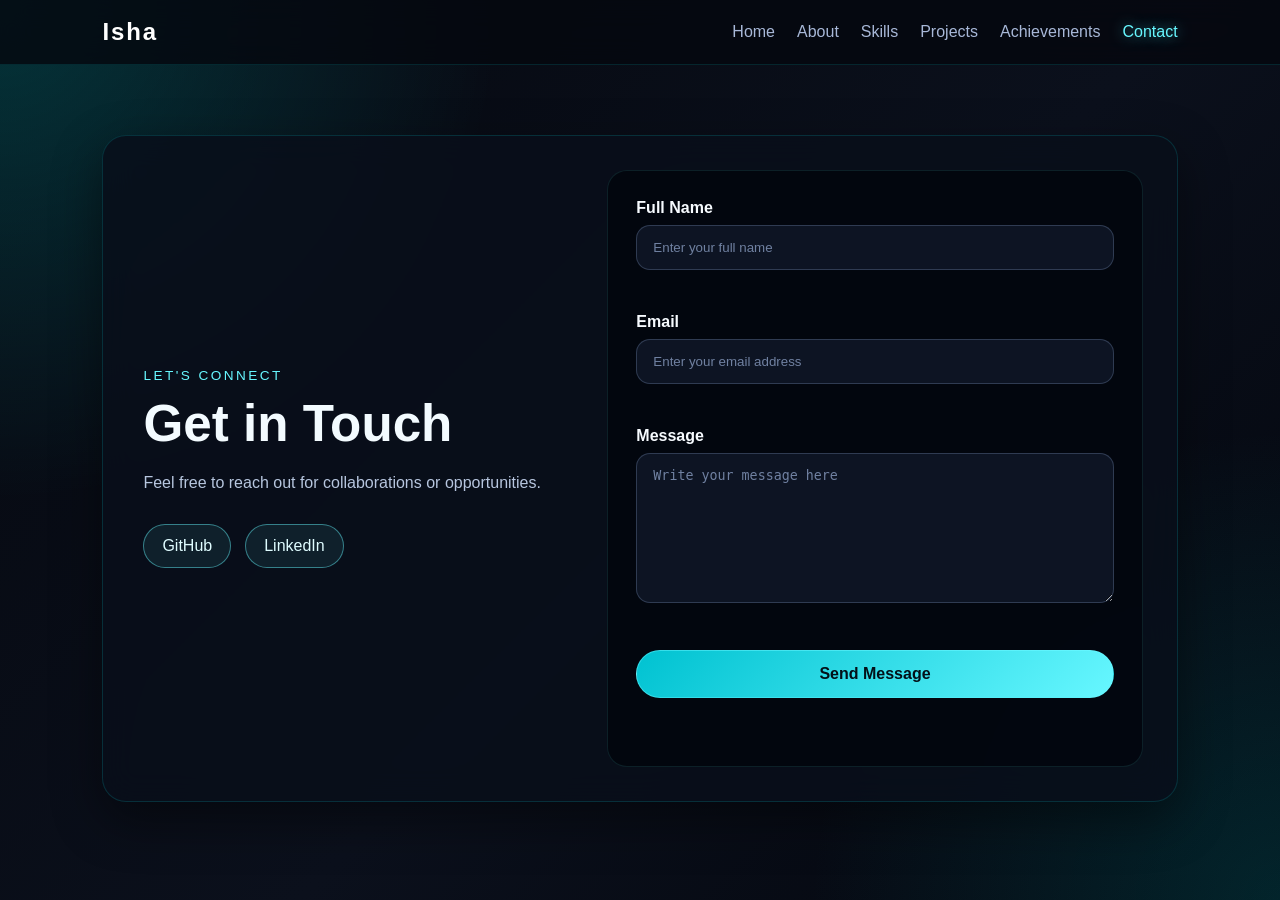
<file: contact.html>
<!doctype html>
<html lang="en">
  <head>
    <meta charset="UTF-8" />
    <meta name="viewport" content="width=device-width, initial-scale=1.0" />
    <title>Contact | Ishika's Portfolio</title>
    <link rel="stylesheet" href="contact.css" />
  </head>
  <body>
    <header class="navbar">
      <div class="logo">Isha</div>
      <nav>
        <ul>
          <li><a href="index.html">Home</a></li>
          <li><a href="about.html">About</a></li>
          <li><a href="skills.html">Skills</a></li>
          <li><a href="projects.html">Projects</a></li>
          <li><a href="achievements.html">Achievements</a></li>
          <li><a href="contact.html" class="active">Contact</a></li>
        </ul>
      </nav>
    </header>

    <main class="contact-page">
      <section class="contact-card">
        <div class="contact-copy">
          <p class="eyebrow">Let's connect</p>
          <h1>Get in Touch</h1>
          <p class="intro">
            Feel free to reach out for collaborations or opportunities.
          </p>

          <div class="social-links">
            <a href="https://github.com/ishikamokati30" target="_blank" rel="noreferrer">
              GitHub
            </a>
            <a
              href="https://www.linkedin.com/in/ishika-mokati-a423552a9/"
              target="_blank"
              rel="noreferrer"
            >
              LinkedIn
            </a>
          </div>
        </div>

        <form class="contact-form" id="contactForm" novalidate>
          <div class="form-group">
            <label for="fullName">Full Name</label>
            <input
              type="text"
              id="fullName"
              name="fullName"
              placeholder="Enter your full name"
              required
            />
            <small class="error-message"></small>
          </div>

          <div class="form-group">
            <label for="email">Email</label>
            <input
              type="email"
              id="email"
              name="email"
              placeholder="Enter your email address"
              required
            />
            <small class="error-message"></small>
          </div>

          <div class="form-group">
            <label for="message">Message</label>
            <textarea
              id="message"
              name="message"
              rows="6"
              placeholder="Write your message here"
              required
            ></textarea>
            <small class="error-message"></small>
          </div>

          <button type="submit" class="submit-btn">Send Message</button>
          <p class="success-message" id="successMessage" aria-live="polite"></p>
        </form>
      </section>
    </main>

    <script src="contact.js"></script>
  </body>
</html>
</file>
<file: contact.css>
* {
  box-sizing: border-box;
  margin: 0;
  padding: 0;
}

body {
  min-height: 100vh;
  font-family: "Segoe UI", Tahoma, Geneva, Verdana, sans-serif;
  background:
    radial-gradient(circle at top left, rgba(0, 255, 255, 0.18), transparent 32%),
    radial-gradient(circle at bottom right, rgba(0, 173, 181, 0.18), transparent 30%),
    linear-gradient(135deg, #05080f 0%, #0b101c 55%, #03060d 100%);
  color: #f3fbff;
}

.navbar {
  display: flex;
  justify-content: space-between;
  align-items: center;
  gap: 20px;
  padding: 18px 8%;
  background: rgba(5, 8, 15, 0.82);
  border-bottom: 1px solid rgba(0, 255, 255, 0.12);
  backdrop-filter: blur(14px);
}

.logo {
  font-size: 1.5rem;
  font-weight: 700;
  color: #ffffff;
  letter-spacing: 0.08em;
}

.navbar ul {
  display: flex;
  list-style: none;
  gap: 22px;
  flex-wrap: wrap;
}

.navbar a {
  color: #a8b8d8;
  text-decoration: none;
  transition: color 0.3s ease, text-shadow 0.3s ease;
}

.navbar a:hover,
.navbar a.active {
  color: #67f7ff;
  text-shadow: 0 0 14px rgba(103, 247, 255, 0.6);
}

.contact-page {
  min-height: calc(100vh - 78px);
  display: grid;
  place-items: center;
  padding: 48px 8% 64px;
}

.contact-card {
  width: min(1080px, 100%);
  display: grid;
  grid-template-columns: minmax(280px, 0.9fr) minmax(320px, 1.1fr);
  gap: 32px;
  padding: 34px;
  border: 1px solid rgba(0, 255, 255, 0.14);
  border-radius: 24px;
  background: rgba(9, 14, 26, 0.86);
  box-shadow: 0 18px 50px rgba(0, 0, 0, 0.45);
  backdrop-filter: blur(16px);
}

.contact-copy,
.contact-form {
  border-radius: 20px;
}

.contact-copy {
  padding: 18px 10px 18px 6px;
  align-self: center;
}

.eyebrow {
  color: #67f7ff;
  text-transform: uppercase;
  letter-spacing: 0.18em;
  font-size: 0.85rem;
  margin-bottom: 14px;
}

.contact-copy h1 {
  font-size: clamp(2.3rem, 4vw, 3.6rem);
  line-height: 1.05;
  margin-bottom: 18px;
}

.intro {
  max-width: 440px;
  color: #b7c6df;
  line-height: 1.7;
  margin-bottom: 28px;
}

.social-links {
  display: flex;
  gap: 14px;
  flex-wrap: wrap;
}

.social-links a,
.submit-btn {
  display: inline-flex;
  align-items: center;
  justify-content: center;
  border-radius: 999px;
  border: 1px solid rgba(103, 247, 255, 0.45);
  text-decoration: none;
  transition:
    transform 0.25s ease,
    box-shadow 0.25s ease,
    background-color 0.25s ease,
    color 0.25s ease;
}

.social-links a {
  padding: 12px 18px;
  color: #dffcff;
  background: rgba(103, 247, 255, 0.08);
}

.social-links a:hover,
.submit-btn:hover {
  transform: translateY(-2px);
  box-shadow: 0 0 22px rgba(103, 247, 255, 0.25);
}

.contact-form {
  padding: 28px;
  background: rgba(2, 6, 14, 0.78);
  border: 1px solid rgba(103, 247, 255, 0.1);
}

.form-group {
  margin-bottom: 18px;
}

.form-group label {
  display: inline-block;
  margin-bottom: 8px;
  color: #f7fbff;
  font-weight: 600;
}

.form-group input,
.form-group textarea {
  width: 100%;
  padding: 14px 16px;
  border-radius: 14px;
  border: 1px solid rgba(136, 162, 204, 0.28);
  outline: none;
  background: rgba(14, 21, 37, 0.96);
  color: #f3fbff;
  transition: border-color 0.25s ease, box-shadow 0.25s ease;
}

.form-group input::placeholder,
.form-group textarea::placeholder {
  color: #7081a1;
}

.form-group input:focus,
.form-group textarea:focus {
  border-color: #67f7ff;
  box-shadow: 0 0 0 3px rgba(103, 247, 255, 0.14);
}

.form-group textarea {
  resize: vertical;
  min-height: 150px;
}

.form-group.error input,
.form-group.error textarea {
  border-color: #ff6f91;
  box-shadow: 0 0 0 3px rgba(255, 111, 145, 0.12);
}

.error-message {
  display: block;
  min-height: 18px;
  margin-top: 7px;
  color: #ff8ba7;
  font-size: 0.88rem;
}

.submit-btn {
  width: 100%;
  padding: 14px 18px;
  cursor: pointer;
  background: linear-gradient(135deg, #00c2d1 0%, #67f7ff 100%);
  color: #031018;
  font-size: 1rem;
  font-weight: 700;
}

.submit-btn:hover {
  background: linear-gradient(135deg, #20d5df 0%, #8affff 100%);
}

.success-message {
  min-height: 24px;
  margin-top: 16px;
  color: #75ffb6;
  font-weight: 600;
}

@media (max-width: 820px) {
  .navbar {
    padding: 18px 5%;
  }

  .contact-page {
    padding: 32px 5% 48px;
  }

  .contact-card {
    grid-template-columns: 1fr;
    padding: 24px;
  }

  .contact-copy {
    padding: 4px 0;
  }

  .contact-form {
    padding: 22px;
  }
}

@media (max-width: 560px) {
  .navbar {
    flex-direction: column;
    justify-content: center;
  }

  .navbar ul {
    justify-content: center;
    gap: 14px;
  }

  .contact-card {
    border-radius: 20px;
    padding: 18px;
  }

  .contact-form {
    padding: 18px;
  }

  .social-links a,
  .submit-btn {
    width: 100%;
  }
}
</file>
